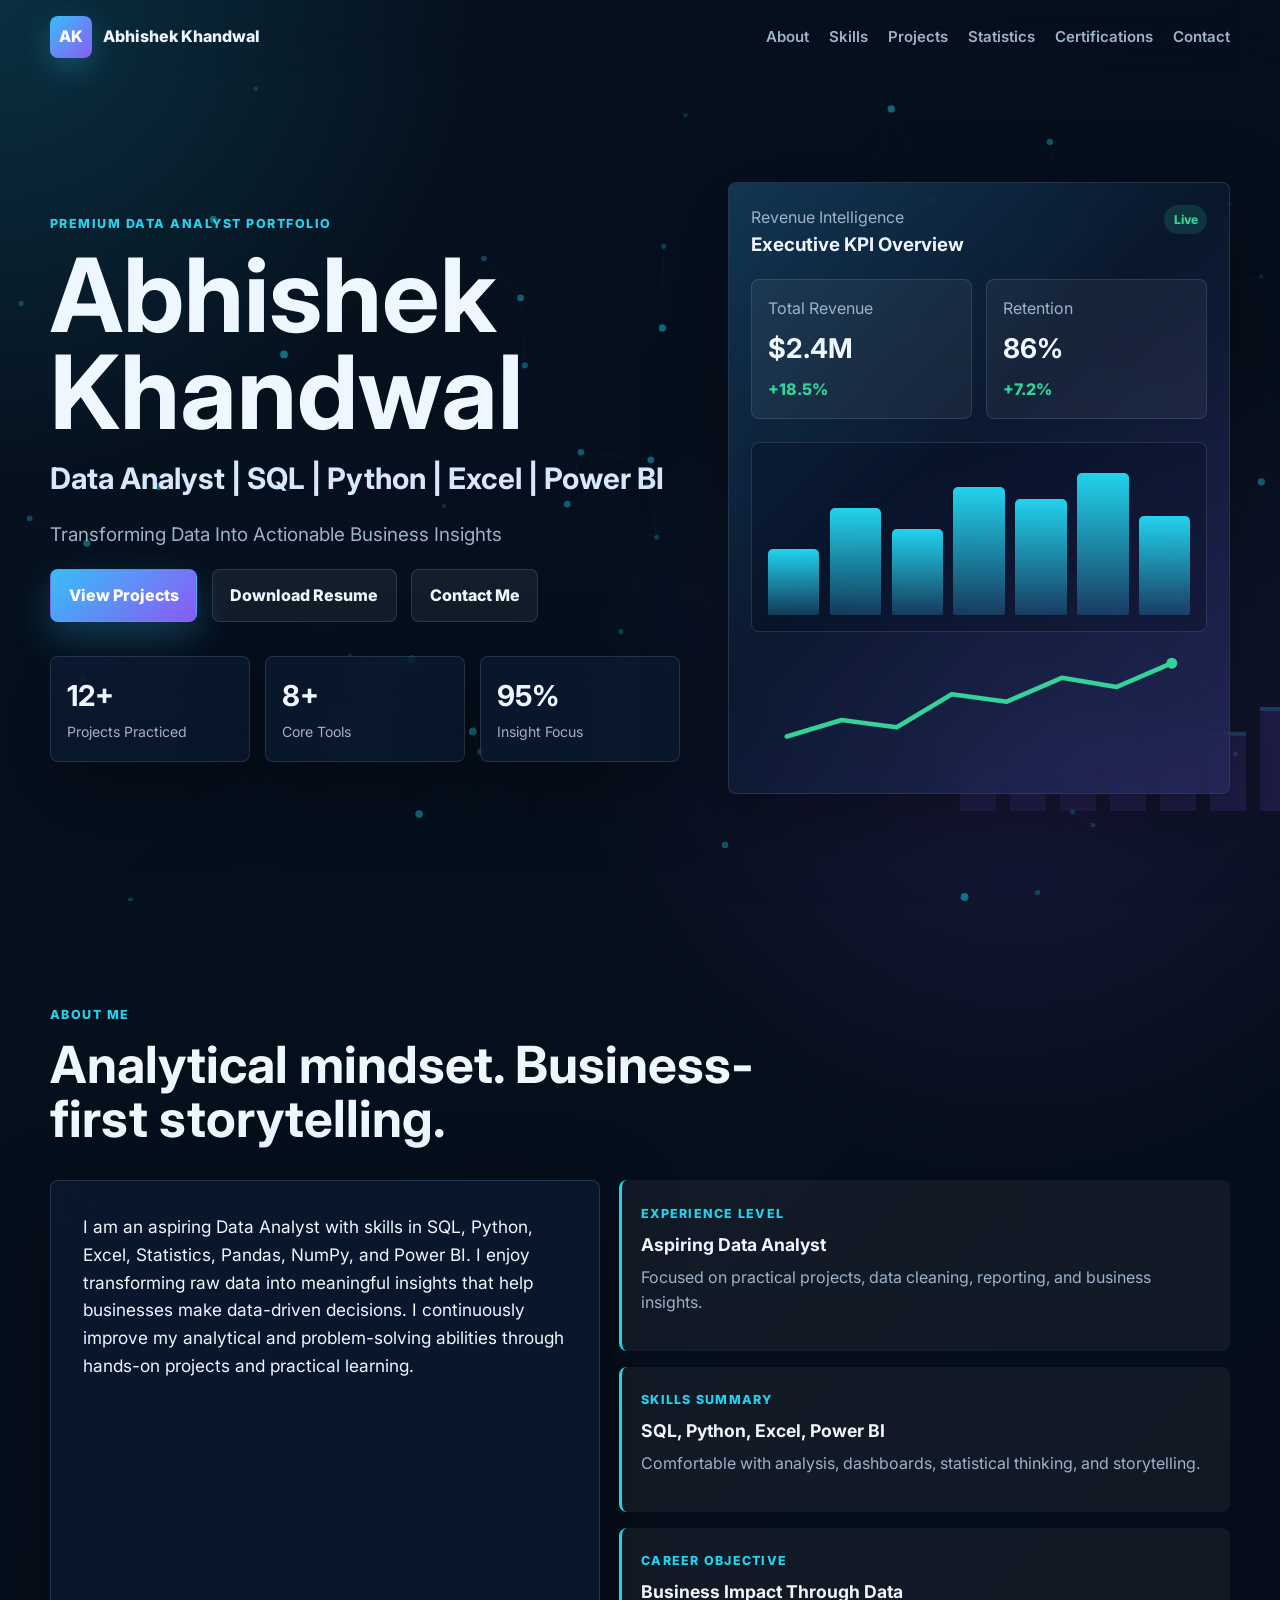
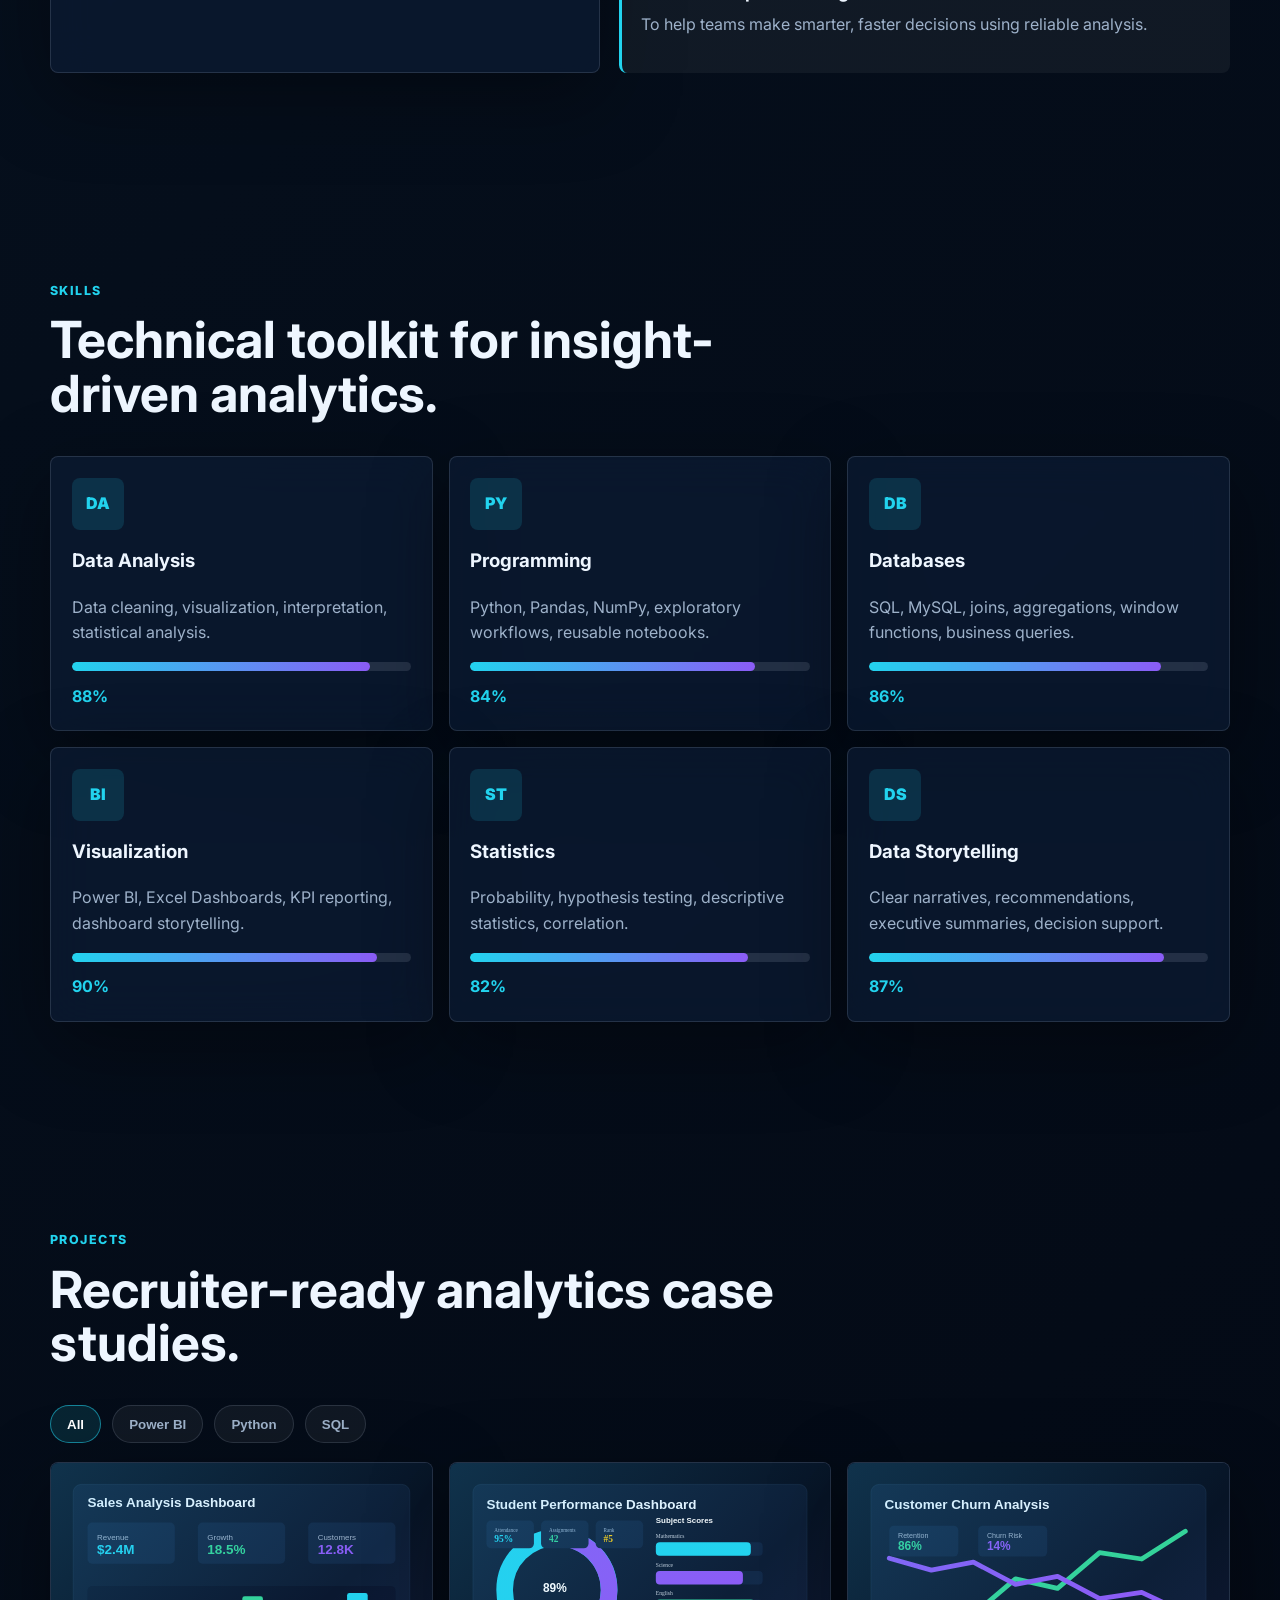
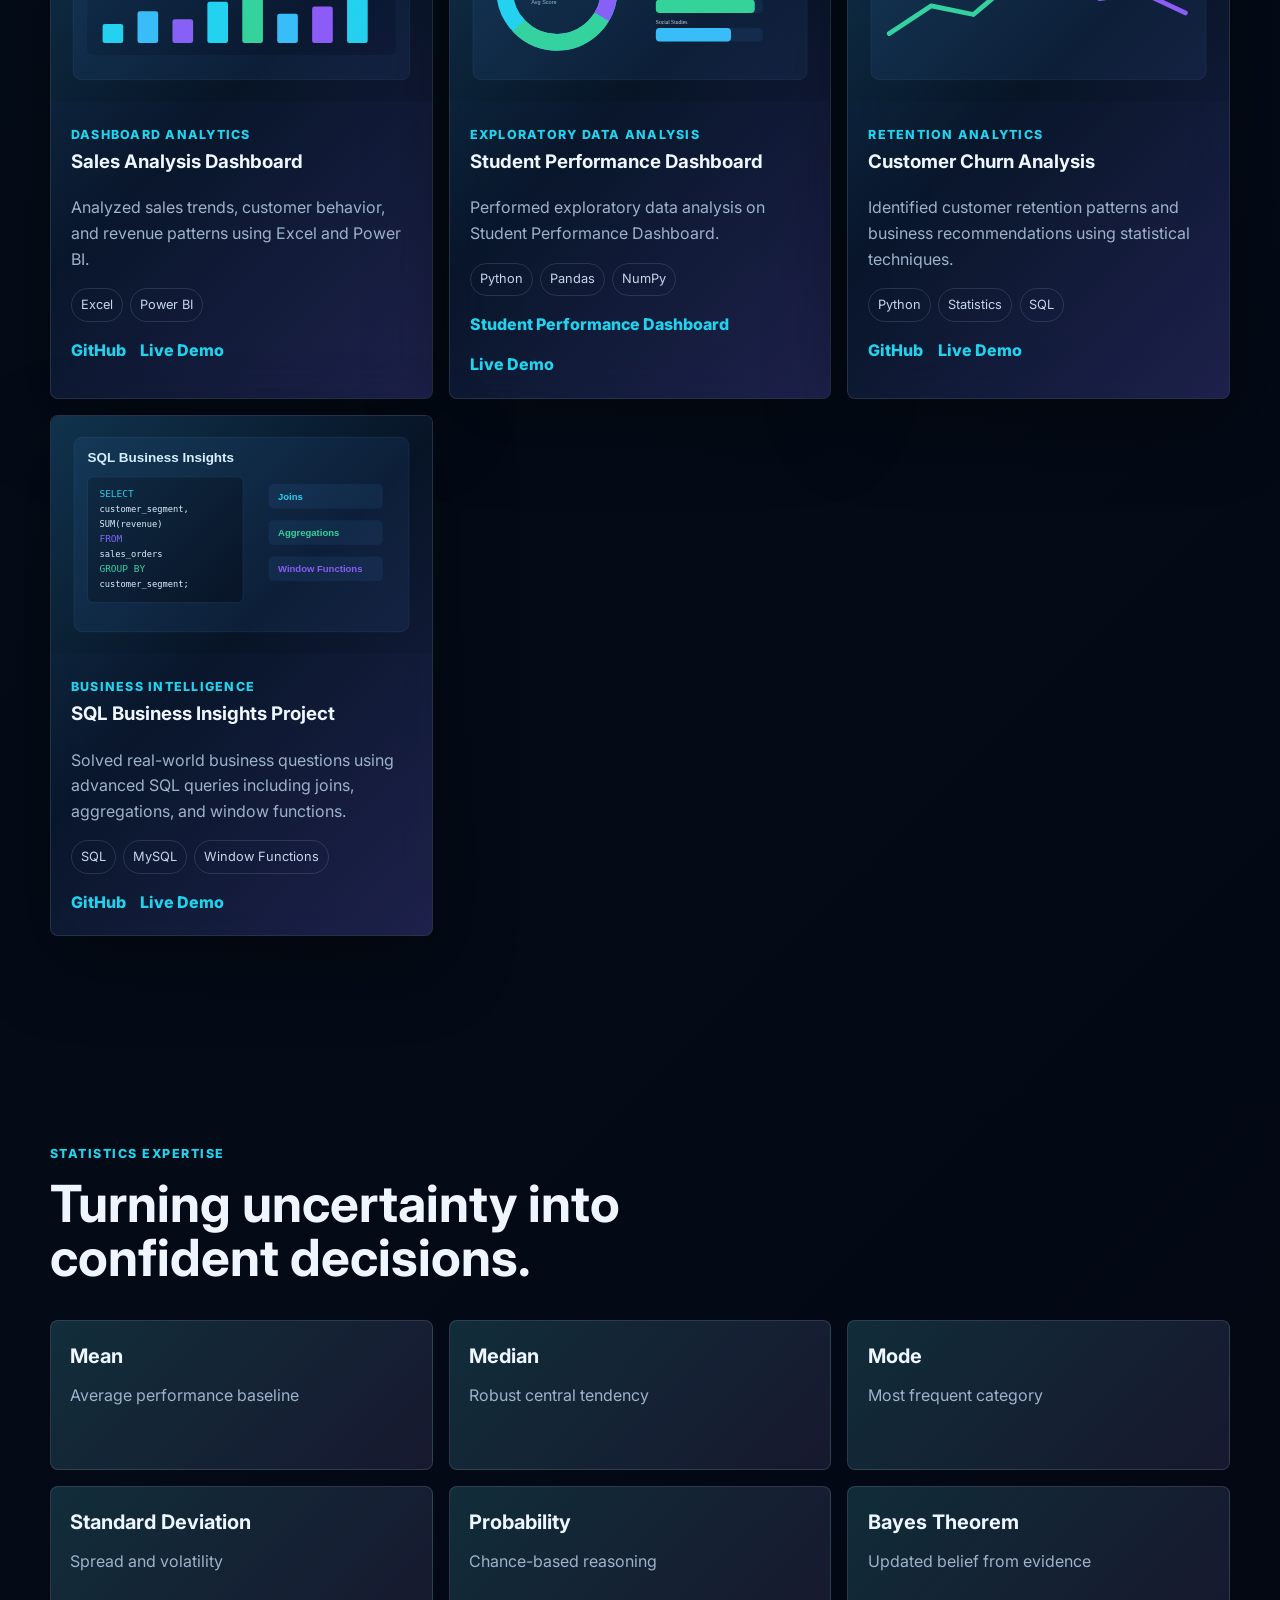
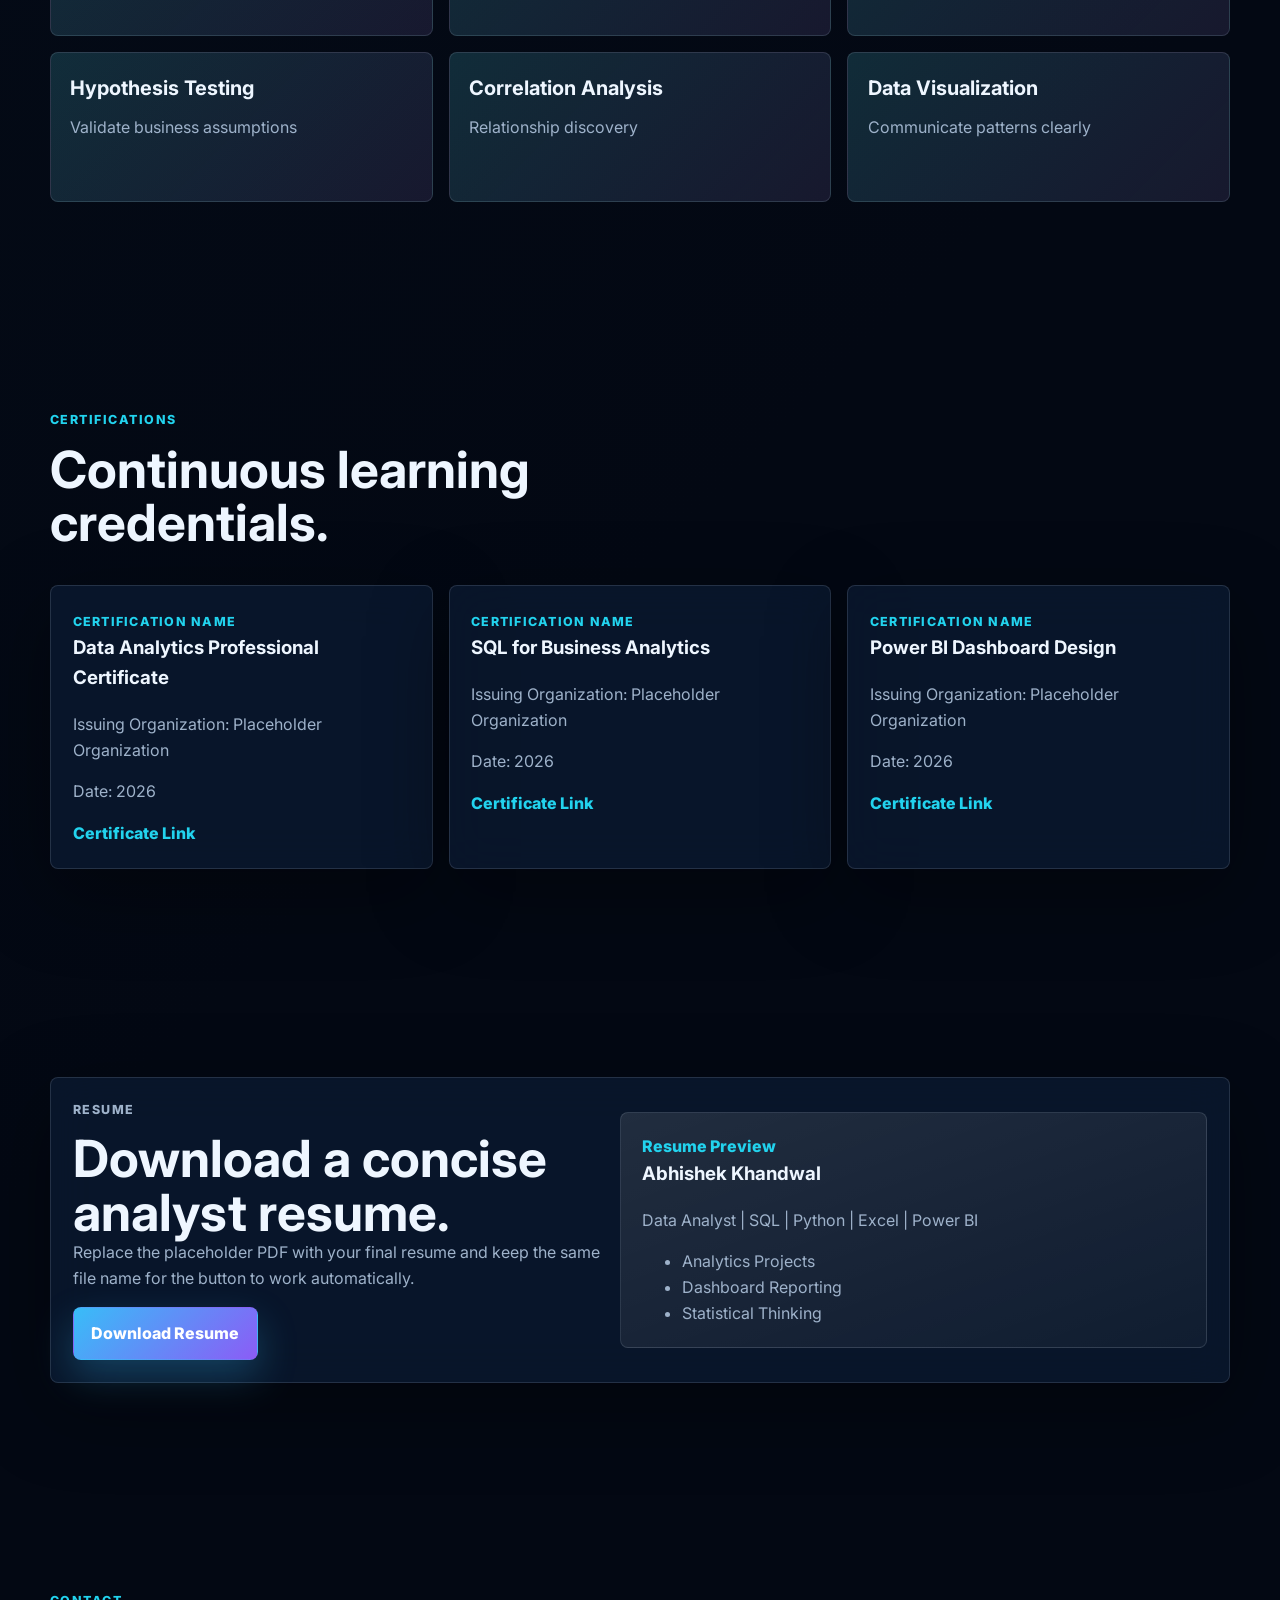
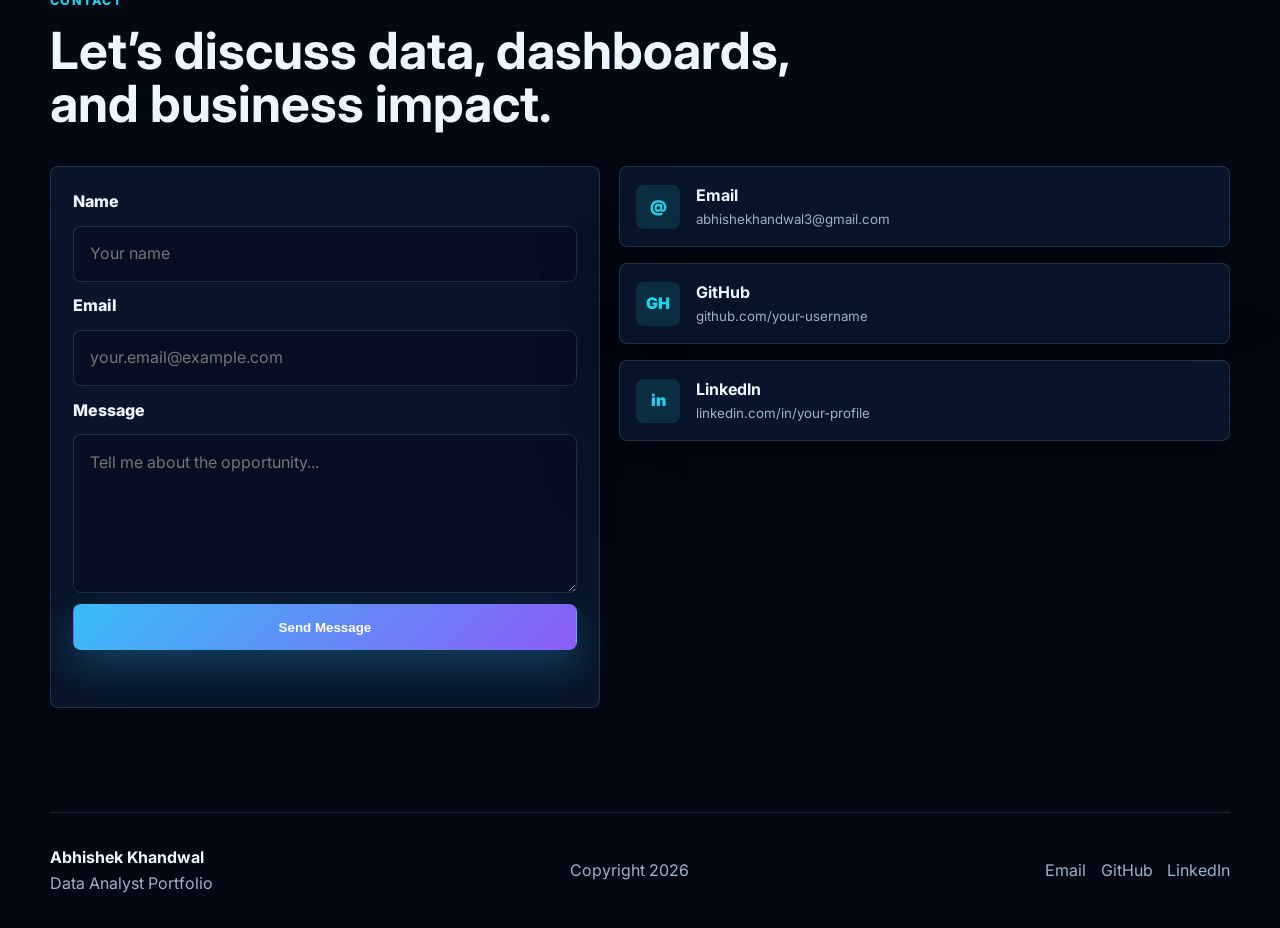
<file: index.html>
<!DOCTYPE html>
<html lang="en">
<head>
  <meta charset="UTF-8">
  <meta name="viewport" content="width=device-width, initial-scale=1.0">
  <meta name="description" content="Abhishek Khandwal - Data Analyst portfolio showcasing SQL, Python, Excel, Power BI, statistics, dashboards, and business analytics projects.">
  <meta name="keywords" content="Abhishek Khandwal, Data Analyst, SQL, Python, Excel, Power BI, Pandas, NumPy, Statistics, Portfolio">
  <meta name="author" content="Abhishek Khandwal">
  <meta property="og:title" content="Abhishek Khandwal | Data Analyst Portfolio">
  <meta property="og:description" content="Transforming data into actionable business insights through SQL, Python, Excel, Power BI, and statistics.">
  <meta property="og:type" content="website">
  <meta name="theme-color" content="#06111f">
  <title>Abhishek Khandwal | Data Analyst Portfolio</title>
  <link rel="preconnect" href="https://fonts.googleapis.com">
  <link rel="preconnect" href="https://fonts.gstatic.com" crossorigin>
  <link href="https://fonts.googleapis.com/css2?family=Inter:wght@400;500;600;700;800&display=swap" rel="stylesheet">
  <link rel="stylesheet" href="css/styles.css">
</head>
<body>
  <div class="loader" id="loader" aria-label="Loading portfolio">
    <div class="loader-ring"></div>
    <p>Loading insights...</p>
  </div>

  <header class="site-header" id="siteHeader">
    <nav class="nav" aria-label="Primary navigation">
      <a href="#home" class="brand" aria-label="Abhishek Khandwal home">
        <span class="brand-mark">AK</span>
        <span>Abhishek Khandwal</span>
      </a>

      <button class="nav-toggle" id="navToggle" aria-label="Toggle navigation" aria-expanded="false">
        <span></span>
        <span></span>
        <span></span>
      </button>

      <ul class="nav-links" id="navLinks">
        <li><a href="#about">About</a></li>
        <li><a href="#skills">Skills</a></li>
        <li><a href="#projects">Projects</a></li>
        <li><a href="#statistics">Statistics</a></li>
        <li><a href="#certifications">Certifications</a></li>
        <li><a href="#contact">Contact</a></li>
      </ul>
    </nav>
  </header>

  <main>
    <section class="hero section" id="home">
      <canvas class="data-canvas" id="dataCanvas" aria-hidden="true"></canvas>
      <div class="hero-grid">
        <div class="hero-copy reveal">
          <p class="eyebrow">Premium Data Analyst Portfolio</p>
          <h1>Abhishek Khandwal</h1>
          <h2>Data Analyst | SQL | Python | Excel | Power BI</h2>
          <p class="hero-tagline">Transforming Data Into Actionable Business Insights</p>
          <div class="hero-actions">
            <a class="btn btn-primary" href="#projects">View Projects</a>
            <a class="btn btn-secondary" href="assets/Abhishek-Khandwal-Resume.pdf" download>Download Resume</a>
            <a class="btn btn-ghost" href="#contact">Contact Me</a>
          </div>
          <div class="hero-metrics" aria-label="Portfolio highlights">
            <div>
              <strong class="counter" data-target="12">0</strong>
              <span>Projects Practiced</span>
            </div>
            <div>
              <strong class="counter" data-target="8">0</strong>
              <span>Core Tools</span>
            </div>
            <div>
              <strong class="counter" data-target="95">0</strong>
              <span>Insight Focus</span>
            </div>
          </div>
        </div>

        <div class="dashboard-card glass reveal">
          <div class="dashboard-top">
            <div>
              <span class="muted">Revenue Intelligence</span>
              <h3>Executive KPI Overview</h3>
            </div>
            <span class="status-pill">Live</span>
          </div>
          <div class="kpi-grid">
            <article>
              <span>Total Revenue</span>
              <strong>$2.4M</strong>
              <em>+18.5%</em>
            </article>
            <article>
              <span>Retention</span>
              <strong>86%</strong>
              <em>+7.2%</em>
            </article>
          </div>
          <div class="chart-bars" aria-hidden="true">
            <span style="--h: 42%"></span>
            <span style="--h: 68%"></span>
            <span style="--h: 55%"></span>
            <span style="--h: 82%"></span>
            <span style="--h: 74%"></span>
            <span style="--h: 91%"></span>
            <span style="--h: 63%"></span>
          </div>
          <div class="trend-line" aria-hidden="true">
            <svg viewBox="0 0 420 120" role="img" aria-label="Rising analytics trend line">
              <polyline points="0,90 60,72 120,80 180,44 240,52 300,26 360,36 420,10"></polyline>
              <circle cx="420" cy="10" r="6"></circle>
            </svg>
          </div>
        </div>
      </div>
    </section>

    <section class="section about" id="about">
      <div class="section-heading reveal">
        <p class="eyebrow">About Me</p>
        <h2>Analytical mindset. Business-first storytelling.</h2>
      </div>
      <div class="about-grid">
        <article class="about-card glass reveal">
          <p>I am an aspiring Data Analyst with skills in SQL, Python, Excel, Statistics, Pandas, NumPy, and Power BI. I enjoy transforming raw data into meaningful insights that help businesses make data-driven decisions. I continuously improve my analytical and problem-solving abilities through hands-on projects and practical learning.</p>
        </article>
        <div class="profile-highlights reveal">
          <article>
            <span>Experience Level</span>
            <strong>Aspiring Data Analyst</strong>
            <p>Focused on practical projects, data cleaning, reporting, and business insights.</p>
          </article>
          <article>
            <span>Skills Summary</span>
            <strong>SQL, Python, Excel, Power BI</strong>
            <p>Comfortable with analysis, dashboards, statistical thinking, and storytelling.</p>
          </article>
          <article>
            <span>Career Objective</span>
            <strong>Business Impact Through Data</strong>
            <p>To help teams make smarter, faster decisions using reliable analysis.</p>
          </article>
        </div>
      </div>
    </section>

    <section class="section skills" id="skills">
      <div class="section-heading reveal">
        <p class="eyebrow">Skills</p>
        <h2>Technical toolkit for insight-driven analytics.</h2>
      </div>
      <div class="skills-grid">
        <article class="skill-card glass reveal" data-percent="88">
          <div class="skill-icon">DA</div>
          <h3>Data Analysis</h3>
          <p>Data cleaning, visualization, interpretation, statistical analysis.</p>
          <div class="progress"><span></span></div>
          <strong>88%</strong>
        </article>
        <article class="skill-card glass reveal" data-percent="84">
          <div class="skill-icon">PY</div>
          <h3>Programming</h3>
          <p>Python, Pandas, NumPy, exploratory workflows, reusable notebooks.</p>
          <div class="progress"><span></span></div>
          <strong>84%</strong>
        </article>
        <article class="skill-card glass reveal" data-percent="86">
          <div class="skill-icon">DB</div>
          <h3>Databases</h3>
          <p>SQL, MySQL, joins, aggregations, window functions, business queries.</p>
          <div class="progress"><span></span></div>
          <strong>86%</strong>
        </article>
        <article class="skill-card glass reveal" data-percent="90">
          <div class="skill-icon">BI</div>
          <h3>Visualization</h3>
          <p>Power BI, Excel Dashboards, KPI reporting, dashboard storytelling.</p>
          <div class="progress"><span></span></div>
          <strong>90%</strong>
        </article>
        <article class="skill-card glass reveal" data-percent="82">
          <div class="skill-icon">ST</div>
          <h3>Statistics</h3>
          <p>Probability, hypothesis testing, descriptive statistics, correlation.</p>
          <div class="progress"><span></span></div>
          <strong>82%</strong>
        </article>
        <article class="skill-card glass reveal" data-percent="87">
          <div class="skill-icon">DS</div>
          <h3>Data Storytelling</h3>
          <p>Clear narratives, recommendations, executive summaries, decision support.</p>
          <div class="progress"><span></span></div>
          <strong>87%</strong>
        </article>
      </div>
    </section>

    <section class="section projects" id="projects">
      <div class="section-heading reveal">
        <p class="eyebrow">Projects</p>
        <h2>Recruiter-ready analytics case studies.</h2>
      </div>

      <div class="filter-bar reveal" aria-label="Project filters">
        <button class="filter-btn active" data-filter="all">All</button>
        <button class="filter-btn" data-filter="powerbi">Power BI</button>
        <button class="filter-btn" data-filter="python">Python</button>
        <button class="filter-btn" data-filter="sql">SQL</button>
      </div>

      <div class="projects-grid">
        <article class="project-card glass reveal" data-category="powerbi">
          <img src="assets/project-sales.svg" alt="Sales Analysis Dashboard preview">
          <div class="project-body">
            <span class="project-type">Dashboard Analytics</span>
            <h3>Sales Analysis Dashboard</h3>
            <p>Analyzed sales trends, customer behavior, and revenue patterns using Excel and Power BI.</p>
            <div class="tags"><span>Excel</span><span>Power BI</span></div>
            <div class="project-actions">
              <a href="#" aria-label="Sales Analysis Dashboard GitHub">GitHub</a>
              <a href="#" aria-label="Sales Analysis Dashboard live demo">Live Demo</a>
            </div>
          </div>
        </article>

        <article class="project-card glass reveal" data-category="python">
          <img src="assets/student_performance_dashboard.svg" alt="Student academic performance analytics dashboard.">
          <div class="project-body">
            <span class="project-type">Exploratory Data Analysis</span>
            <h3>Student Performance Dashboard</h3>
            <p>Performed exploratory data analysis on Student Performance Dashboard.</p>
            <div class="tags"><span>Python</span><span>Pandas</span><span>NumPy</span></div>
            <div class="project-actions">
              <a href="dashbored.html">Student Performance Dashboard</a>
              <a href="#" aria-label="Netflix Data Analysis live demo">Live Demo</a>
            </div>
          </div>
        </article>

        <article class="project-card glass reveal" data-category="python sql">
          <img src="assets/project-churn.svg" alt="Customer Churn Analysis preview">
          <div class="project-body">
            <span class="project-type">Retention Analytics</span>
            <h3>Customer Churn Analysis</h3>
            <p>Identified customer retention patterns and business recommendations using statistical techniques.</p>
            <div class="tags"><span>Python</span><span>Statistics</span><span>SQL</span></div>
            <div class="project-actions">
              <a href="#" aria-label="Customer Churn Analysis GitHub">GitHub</a>
              <a href="#" aria-label="Customer Churn Analysis live demo">Live Demo</a>
            </div>
          </div>
        </article>

        <article class="project-card glass reveal" data-category="sql">
          <img src="assets/project-sql.svg" alt="SQL Business Insights Project preview">
          <div class="project-body">
            <span class="project-type">Business Intelligence</span>
            <h3>SQL Business Insights Project</h3>
            <p>Solved real-world business questions using advanced SQL queries including joins, aggregations, and window functions.</p>
            <div class="tags"><span>SQL</span><span>MySQL</span><span>Window Functions</span></div>
            <div class="project-actions">
              <a href="#" aria-label="SQL Business Insights Project GitHub">GitHub</a>
              <a href="#" aria-label="SQL Business Insights Project live demo">Live Demo</a>
            </div>
          </div>
        </article>
      </div>
    </section>

    <section class="section stats-section" id="statistics">
      <div class="section-heading reveal">
        <p class="eyebrow">Statistics Expertise</p>
        <h2>Turning uncertainty into confident decisions.</h2>
      </div>
      <div class="stats-infographic">
        <article class="stat-tile reveal"><strong>Mean</strong><span>Average performance baseline</span></article>
        <article class="stat-tile reveal"><strong>Median</strong><span>Robust central tendency</span></article>
        <article class="stat-tile reveal"><strong>Mode</strong><span>Most frequent category</span></article>
        <article class="stat-tile reveal"><strong>Standard Deviation</strong><span>Spread and volatility</span></article>
        <article class="stat-tile reveal"><strong>Probability</strong><span>Chance-based reasoning</span></article>
        <article class="stat-tile reveal"><strong>Bayes Theorem</strong><span>Updated belief from evidence</span></article>
        <article class="stat-tile reveal"><strong>Hypothesis Testing</strong><span>Validate business assumptions</span></article>
        <article class="stat-tile reveal"><strong>Correlation Analysis</strong><span>Relationship discovery</span></article>
        <article class="stat-tile reveal"><strong>Data Visualization</strong><span>Communicate patterns clearly</span></article>
      </div>
    </section>

    <section class="section certifications" id="certifications">
      <div class="section-heading reveal">
        <p class="eyebrow">Certifications</p>
        <h2>Continuous learning credentials.</h2>
      </div>
      <div class="cert-grid">
        <article class="cert-card glass reveal">
          <span>Certification Name</span>
          <h3>Data Analytics Professional Certificate</h3>
          <p>Issuing Organization: Placeholder Organization</p>
          <p>Date: 2026</p>
          <a href="#">Certificate Link</a>
        </article>
        <article class="cert-card glass reveal">
          <span>Certification Name</span>
          <h3>SQL for Business Analytics</h3>
          <p>Issuing Organization: Placeholder Organization</p>
          <p>Date: 2026</p>
          <a href="#">Certificate Link</a>
        </article>
        <article class="cert-card glass reveal">
          <span>Certification Name</span>
          <h3>Power BI Dashboard Design</h3>
          <p>Issuing Organization: Placeholder Organization</p>
          <p>Date: 2026</p>
          <a href="#">Certificate Link</a>
        </article>
      </div>
    </section>

    <section class="section resume" id="resume">
      <div class="resume-card glass reveal">
        <div>
          <p class="eyebrow">Resume</p>
          <h2>Download a concise analyst resume.</h2>
          <p>Replace the placeholder PDF with your final resume and keep the same file name for the button to work automatically.</p>
          <a class="btn btn-primary" href="assets/Abhishek-Khandwal-Resume.pdf" download>Download Resume</a>
        </div>
        <div class="resume-preview" aria-label="Resume preview card">
          <span>Resume Preview</span>
          <h3>Abhishek Khandwal</h3>
          <p>Data Analyst | SQL | Python | Excel | Power BI</p>
          <ul>
            <li>Analytics Projects</li>
            <li>Dashboard Reporting</li>
            <li>Statistical Thinking</li>
          </ul>
        </div>
      </div>
    </section>

    <section class="section contact" id="contact">
      <div class="section-heading reveal">
        <p class="eyebrow">Contact</p>
        <h2>Let’s discuss data, dashboards, and business impact.</h2>
      </div>
      <div class="contact-grid">
        <form class="contact-form glass reveal" id="contactForm">
          <label for="name">Name</label>
          <input type="text" id="name" name="name" placeholder="Your name" required>

          <label for="email">Email</label>
          <input type="email" id="email" name="email" placeholder="your.email@example.com" required>

          <label for="message">Message</label>
          <textarea id="message" name="message" rows="5" placeholder="Tell me about the opportunity..." required></textarea>

          <button class="btn btn-primary" type="submit">Send Message</button>
          <p class="form-status" id="formStatus" role="status"></p>
        </form>

        <aside class="contact-panel reveal">
          <a class="contact-link glass" href="mailto:abhishekhandwal3@gmail.com">
            <span>@</span>
            <div><strong>Email</strong><small>abhishekhandwal3@gmail.com</small></div>
          </a>
          <a class="contact-link glass" href="https://github.com/" target="_blank" rel="noopener">
            <span>GH</span>
            <div><strong>GitHub</strong><small>github.com/your-username</small></div>
          </a>
          <a class="contact-link glass" href="https://www.linkedin.com/" target="_blank" rel="noopener">
            <span>in</span>
            <div><strong>LinkedIn</strong><small>linkedin.com/in/your-profile</small></div>
          </a>
        </aside>
      </div>
    </section>
  </main>

  <footer class="footer">
    <div>
      <strong>Abhishek Khandwal</strong>
      <p>Data Analyst Portfolio</p>
    </div>
    <p>Copyright 2026</p>
    <div class="footer-links">
      <a href="mailto:abhishekhandwal3@gmail.com">Email</a>
      <a href="https://github.com/" target="_blank" rel="noopener">GitHub</a>
      <a href="https://www.linkedin.com/" target="_blank" rel="noopener">LinkedIn</a>
    </div>
  </footer>

  <script src="js/script.js"></script>
</body>
</html>
</file>
<file: css/styles.css>
:root {
  --bg: #06111f;
  --bg-soft: #0a1830;
  --panel: rgba(13, 29, 53, 0.68);
  --panel-strong: rgba(18, 39, 70, 0.86);
  --line: rgba(148, 163, 184, 0.2);
  --text: #eef6ff;
  --muted: #9eb2ca;
  --blue: #38bdf8;
  --cyan: #22d3ee;
  --green: #34d399;
  --violet: #8b5cf6;
  --shadow: 0 24px 80px rgba(0, 0, 0, 0.36);
  --radius: 8px;
}

* {
  box-sizing: border-box;
}

html {
  scroll-behavior: smooth;
}

body {
  margin: 0;
  font-family: "Inter", system-ui, -apple-system, BlinkMacSystemFont, "Segoe UI", sans-serif;
  color: var(--text);
  background:
    radial-gradient(circle at top left, rgba(34, 211, 238, 0.16), transparent 30rem),
    radial-gradient(circle at 80% 10%, rgba(139, 92, 246, 0.14), transparent 28rem),
    linear-gradient(135deg, var(--bg), #030813 70%);
  line-height: 1.6;
  overflow-x: hidden;
}

a {
  color: inherit;
  text-decoration: none;
}

img {
  display: block;
  max-width: 100%;
}

.loader {
  position: fixed;
  inset: 0;
  z-index: 9999;
  display: grid;
  place-items: center;
  gap: 1rem;
  background: #040b15;
  transition: opacity 0.5s ease, visibility 0.5s ease;
}

.loader.hidden {
  opacity: 0;
  visibility: hidden;
}

.loader-ring {
  width: 56px;
  height: 56px;
  border: 3px solid rgba(56, 189, 248, 0.18);
  border-top-color: var(--cyan);
  border-radius: 50%;
  animation: spin 0.8s linear infinite;
}

.loader p {
  margin: 0;
  color: var(--muted);
  font-weight: 600;
}

.site-header {
  position: sticky;
  top: 0;
  z-index: 100;
  border-bottom: 1px solid transparent;
  backdrop-filter: blur(18px);
  transition: background 0.3s ease, border-color 0.3s ease;
}

.site-header.scrolled {
  background: rgba(4, 11, 21, 0.78);
  border-color: var(--line);
}

.nav {
  width: min(1180px, calc(100% - 2rem));
  margin: 0 auto;
  min-height: 74px;
  display: flex;
  align-items: center;
  justify-content: space-between;
}

.brand,
.nav-links {
  display: flex;
  align-items: center;
}

.brand {
  gap: 0.7rem;
  font-weight: 800;
  letter-spacing: 0;
}

.brand-mark {
  display: grid;
  place-items: center;
  width: 42px;
  height: 42px;
  border-radius: var(--radius);
  background: linear-gradient(135deg, var(--blue), var(--violet));
  color: white;
  box-shadow: 0 10px 30px rgba(56, 189, 248, 0.28);
}

.nav-links {
  gap: 1.25rem;
  list-style: none;
  margin: 0;
  padding: 0;
}

.nav-links a {
  color: var(--muted);
  font-weight: 600;
  font-size: 0.94rem;
  transition: color 0.2s ease;
}

.nav-links a:hover,
.nav-links a.active {
  color: var(--cyan);
}

.nav-toggle {
  display: none;
  width: 42px;
  height: 42px;
  border: 1px solid var(--line);
  border-radius: var(--radius);
  background: rgba(255, 255, 255, 0.05);
  cursor: pointer;
}

.nav-toggle span {
  display: block;
  width: 18px;
  height: 2px;
  margin: 4px auto;
  background: var(--text);
}

.section {
  width: min(1180px, calc(100% - 2rem));
  margin: 0 auto;
  padding: 6.5rem 0;
}

.hero {
  position: relative;
  width: 100%;
  min-height: calc(100vh - 74px);
  display: grid;
  align-items: center;
  padding: 6rem max(1rem, calc((100% - 1180px) / 2));
}

.data-canvas {
  position: absolute;
  inset: 0;
  width: 100%;
  height: 100%;
  opacity: 0.75;
}

.hero-grid {
  position: relative;
  z-index: 1;
  display: grid;
  grid-template-columns: minmax(0, 1.03fr) minmax(320px, 0.82fr);
  gap: 3rem;
  align-items: center;
}

.eyebrow {
  margin: 0 0 0.8rem;
  color: var(--cyan);
  font-weight: 800;
  text-transform: uppercase;
  font-size: 0.78rem;
  letter-spacing: 0.12em;
}

h1,
h2,
h3,
p {
  margin-top: 0;
}

h1 {
  margin-bottom: 0.85rem;
  font-size: clamp(3.2rem, 8vw, 6.5rem);
  line-height: 0.95;
  letter-spacing: 0;
}

.hero h2 {
  margin-bottom: 1.1rem;
  color: #d8e8fb;
  font-size: clamp(1.2rem, 2.4vw, 1.85rem);
}

.hero-tagline {
  max-width: 680px;
  color: var(--muted);
  font-size: 1.18rem;
}

.hero-actions,
.project-actions,
.footer-links {
  display: flex;
  flex-wrap: wrap;
  gap: 0.9rem;
}

.btn {
  display: inline-flex;
  align-items: center;
  justify-content: center;
  min-height: 46px;
  padding: 0.8rem 1.1rem;
  border: 1px solid transparent;
  border-radius: var(--radius);
  font-weight: 800;
  cursor: pointer;
  transition: transform 0.2s ease, box-shadow 0.2s ease, border-color 0.2s ease;
}

.btn:hover {
  transform: translateY(-2px);
}

.btn-primary {
  background: linear-gradient(135deg, var(--blue), var(--violet));
  color: white;
  box-shadow: 0 16px 38px rgba(56, 189, 248, 0.26);
}

.btn-secondary,
.btn-ghost {
  border-color: var(--line);
  background: rgba(255, 255, 255, 0.06);
  color: var(--text);
}

.btn-ghost:hover,
.btn-secondary:hover {
  border-color: rgba(34, 211, 238, 0.58);
}

.hero-metrics {
  display: grid;
  grid-template-columns: repeat(3, minmax(0, 1fr));
  gap: 0.9rem;
  margin-top: 2.1rem;
}

.hero-metrics div,
.glass {
  border: 1px solid var(--line);
  background: var(--panel);
  backdrop-filter: blur(22px);
  box-shadow: var(--shadow);
}

.hero-metrics div {
  padding: 1rem;
  border-radius: var(--radius);
}

.hero-metrics strong {
  display: block;
  font-size: 1.8rem;
}

.hero-metrics span {
  color: var(--muted);
  font-size: 0.88rem;
}

.dashboard-card {
  position: relative;
  overflow: hidden;
  padding: 1.35rem;
  border-radius: var(--radius);
}

.dashboard-card::before,
.project-card::before {
  content: "";
  position: absolute;
  inset: 0;
  background: linear-gradient(135deg, rgba(56, 189, 248, 0.18), transparent 45%, rgba(139, 92, 246, 0.16));
  pointer-events: none;
}

.dashboard-top,
.kpi-grid,
.trend-line {
  position: relative;
}

.dashboard-top {
  display: flex;
  justify-content: space-between;
  gap: 1rem;
  margin-bottom: 1.2rem;
}

.muted,
.dashboard-top .muted {
  color: var(--muted);
}

.dashboard-top h3 {
  margin-bottom: 0;
}

.status-pill {
  height: fit-content;
  padding: 0.32rem 0.62rem;
  border-radius: 999px;
  background: rgba(52, 211, 153, 0.15);
  color: var(--green);
  font-weight: 800;
  font-size: 0.76rem;
}

.kpi-grid {
  display: grid;
  grid-template-columns: repeat(2, 1fr);
  gap: 0.9rem;
}

.kpi-grid article {
  padding: 1rem;
  border: 1px solid var(--line);
  border-radius: var(--radius);
  background: rgba(255, 255, 255, 0.05);
}

.kpi-grid span,
.kpi-grid em {
  display: block;
  color: var(--muted);
  font-style: normal;
}

.kpi-grid strong {
  display: block;
  margin: 0.35rem 0;
  font-size: 1.7rem;
}

.kpi-grid em {
  color: var(--green);
  font-weight: 800;
}

.chart-bars {
  position: relative;
  display: flex;
  align-items: flex-end;
  gap: 0.65rem;
  height: 190px;
  margin: 1.4rem 0;
  padding: 1rem;
  border: 1px solid var(--line);
  border-radius: var(--radius);
  background: rgba(2, 6, 23, 0.24);
}

.chart-bars span {
  flex: 1;
  height: var(--h);
  border-radius: 5px 5px 2px 2px;
  background: linear-gradient(180deg, var(--cyan), rgba(56, 189, 248, 0.22));
  animation: growBar 1.5s ease both;
}

.trend-line svg {
  width: 100%;
  height: 110px;
}

.trend-line polyline {
  fill: none;
  stroke: var(--green);
  stroke-width: 5;
  stroke-linecap: round;
  stroke-linejoin: round;
}

.trend-line circle {
  fill: var(--green);
}

.section-heading {
  max-width: 760px;
  margin-bottom: 2.2rem;
}

.section-heading h2,
.resume-card h2 {
  font-size: clamp(2rem, 4vw, 3.4rem);
  line-height: 1.05;
  margin-bottom: 0;
}

.about-grid,
.contact-grid,
.resume-card {
  display: grid;
  grid-template-columns: minmax(0, 0.9fr) minmax(320px, 1fr);
  gap: 1.2rem;
}

.about-card,
.resume-card,
.contact-form,
.cert-card,
.skill-card,
.project-card,
.contact-link {
  border-radius: var(--radius);
}

.about-card {
  padding: 2rem;
  font-size: 1.08rem;
}

.profile-highlights {
  display: grid;
  gap: 1rem;
}

.profile-highlights article {
  padding: 1.2rem;
  border-left: 3px solid var(--cyan);
  border-radius: var(--radius);
  background: rgba(255, 255, 255, 0.05);
}

.profile-highlights span,
.cert-card span,
.project-type {
  color: var(--cyan);
  font-size: 0.78rem;
  font-weight: 800;
  text-transform: uppercase;
  letter-spacing: 0.1em;
}

.profile-highlights strong {
  display: block;
  margin: 0.35rem 0;
  font-size: 1.1rem;
}

.profile-highlights p,
.skill-card p,
.project-card p,
.cert-card p,
.resume-card p {
  color: var(--muted);
}

.skills-grid,
.projects-grid,
.cert-grid,
.stats-infographic {
  display: grid;
  grid-template-columns: repeat(3, minmax(0, 1fr));
  gap: 1rem;
}

.skill-card {
  position: relative;
  padding: 1.3rem;
  transition: transform 0.25s ease, border-color 0.25s ease;
}

.skill-card:hover,
.project-card:hover,
.cert-card:hover,
.stat-tile:hover {
  transform: translateY(-6px);
  border-color: rgba(34, 211, 238, 0.55);
}

.skill-icon {
  display: grid;
  place-items: center;
  width: 52px;
  height: 52px;
  margin-bottom: 1rem;
  border-radius: var(--radius);
  background: rgba(34, 211, 238, 0.14);
  color: var(--cyan);
  font-weight: 900;
}

.progress {
  height: 9px;
  overflow: hidden;
  border-radius: 999px;
  background: rgba(148, 163, 184, 0.18);
}

.progress span {
  display: block;
  width: 0;
  height: 100%;
  border-radius: inherit;
  background: linear-gradient(90deg, var(--cyan), var(--violet));
  transition: width 1.2s ease;
}

.skill-card strong {
  display: block;
  margin-top: 0.8rem;
  color: var(--cyan);
}

.filter-bar {
  display: flex;
  flex-wrap: wrap;
  gap: 0.7rem;
  margin-bottom: 1.2rem;
}

.filter-btn {
  border: 1px solid var(--line);
  border-radius: 999px;
  padding: 0.65rem 1rem;
  color: var(--muted);
  background: rgba(255, 255, 255, 0.05);
  font-weight: 800;
  cursor: pointer;
  transition: color 0.2s ease, border-color 0.2s ease, background 0.2s ease;
}

.filter-btn.active,
.filter-btn:hover {
  color: white;
  border-color: rgba(34, 211, 238, 0.55);
  background: rgba(34, 211, 238, 0.12);
}

.project-card {
  position: relative;
  overflow: hidden;
  transition: transform 0.25s ease, opacity 0.25s ease, border-color 0.25s ease;
}

.project-card.hidden {
  display: none;
}

.project-card img {
  width: 100%;
  aspect-ratio: 16 / 10;
  object-fit: cover;
  background: var(--bg-soft);
}

.project-body {
  position: relative;
  padding: 1.25rem;
}

.tags {
  display: flex;
  flex-wrap: wrap;
  gap: 0.45rem;
  margin: 1rem 0;
}

.tags span {
  padding: 0.34rem 0.56rem;
  border: 1px solid var(--line);
  border-radius: 999px;
  color: #c7d7ea;
  font-size: 0.8rem;
}

.project-actions a,
.cert-card a {
  color: var(--cyan);
  font-weight: 800;
}

.stats-infographic {
  grid-template-columns: repeat(3, minmax(0, 1fr));
}

.stat-tile {
  min-height: 150px;
  padding: 1.2rem;
  border: 1px solid var(--line);
  border-radius: var(--radius);
  background:
    linear-gradient(135deg, rgba(34, 211, 238, 0.13), rgba(139, 92, 246, 0.08)),
    rgba(255, 255, 255, 0.045);
  transition: transform 0.25s ease, border-color 0.25s ease;
}

.stat-tile strong {
  display: block;
  margin-bottom: 0.7rem;
  font-size: 1.25rem;
}

.stat-tile span {
  color: var(--muted);
}

.cert-card,
.resume-card,
.contact-form {
  padding: 1.35rem;
}

.resume-card {
  align-items: center;
}

.resume-preview {
  padding: 1.3rem;
  border: 1px solid var(--line);
  border-radius: var(--radius);
  background: linear-gradient(160deg, rgba(255, 255, 255, 0.1), rgba(255, 255, 255, 0.035));
}

.resume-preview span {
  color: var(--cyan);
  font-weight: 800;
}

.resume-preview ul {
  margin-bottom: 0;
  color: var(--muted);
}

.contact-form {
  display: grid;
  gap: 0.7rem;
}

.contact-form label {
  font-weight: 800;
}

.contact-form input,
.contact-form textarea {
  width: 100%;
  border: 1px solid var(--line);
  border-radius: var(--radius);
  padding: 0.9rem 1rem;
  color: var(--text);
  background: rgba(2, 6, 23, 0.32);
  font: inherit;
  outline: none;
  transition: border-color 0.2s ease, box-shadow 0.2s ease;
}

.contact-form input:focus,
.contact-form textarea:focus {
  border-color: var(--cyan);
  box-shadow: 0 0 0 4px rgba(34, 211, 238, 0.12);
}

.form-status {
  min-height: 1.5rem;
  margin: 0;
  color: var(--green);
  font-weight: 700;
}

.contact-panel {
  display: grid;
  gap: 1rem;
  align-content: start;
}

.contact-link {
  display: flex;
  align-items: center;
  gap: 1rem;
  padding: 1rem;
}

.contact-link span {
  display: grid;
  place-items: center;
  width: 44px;
  height: 44px;
  border-radius: var(--radius);
  background: rgba(34, 211, 238, 0.13);
  color: var(--cyan);
  font-weight: 900;
}

.contact-link small {
  display: block;
  color: var(--muted);
}

.footer {
  width: min(1180px, calc(100% - 2rem));
  margin: 0 auto;
  padding: 2rem 0;
  border-top: 1px solid var(--line);
  display: flex;
  align-items: center;
  justify-content: space-between;
  gap: 1rem;
  color: var(--muted);
}

.footer strong {
  color: var(--text);
}

.footer p {
  margin: 0;
}

.reveal {
  opacity: 0;
  transform: translateY(22px);
  transition: opacity 0.7s ease, transform 0.7s ease;
}

.reveal.visible {
  opacity: 1;
  transform: translateY(0);
}

@keyframes spin {
  to {
    transform: rotate(360deg);
  }
}

@keyframes growBar {
  from {
    height: 0;
  }
}

@media (max-width: 980px) {
  .nav-toggle {
    display: block;
  }

  .nav-links {
    position: absolute;
    top: 74px;
    left: 1rem;
    right: 1rem;
    display: none;
    flex-direction: column;
    align-items: stretch;
    padding: 1rem;
    border: 1px solid var(--line);
    border-radius: var(--radius);
    background: rgba(4, 11, 21, 0.94);
  }

  .nav-links.open {
    display: flex;
  }

  .hero-grid,
  .about-grid,
  .contact-grid,
  .resume-card {
    grid-template-columns: 1fr;
  }

  .skills-grid,
  .projects-grid,
  .cert-grid,
  .stats-infographic {
    grid-template-columns: repeat(2, minmax(0, 1fr));
  }
}

@media (max-width: 640px) {
  .section,
  .hero {
    padding-top: 4.5rem;
    padding-bottom: 4.5rem;
  }

  .brand span:last-child {
    display: none;
  }

  .hero-actions,
  .hero-metrics,
  .kpi-grid,
  .skills-grid,
  .projects-grid,
  .cert-grid,
  .stats-infographic,
  .footer {
    grid-template-columns: 1fr;
  }

  .hero-metrics,
  .footer {
    display: grid;
  }

  .footer {
    align-items: start;
  }
}
</file>
